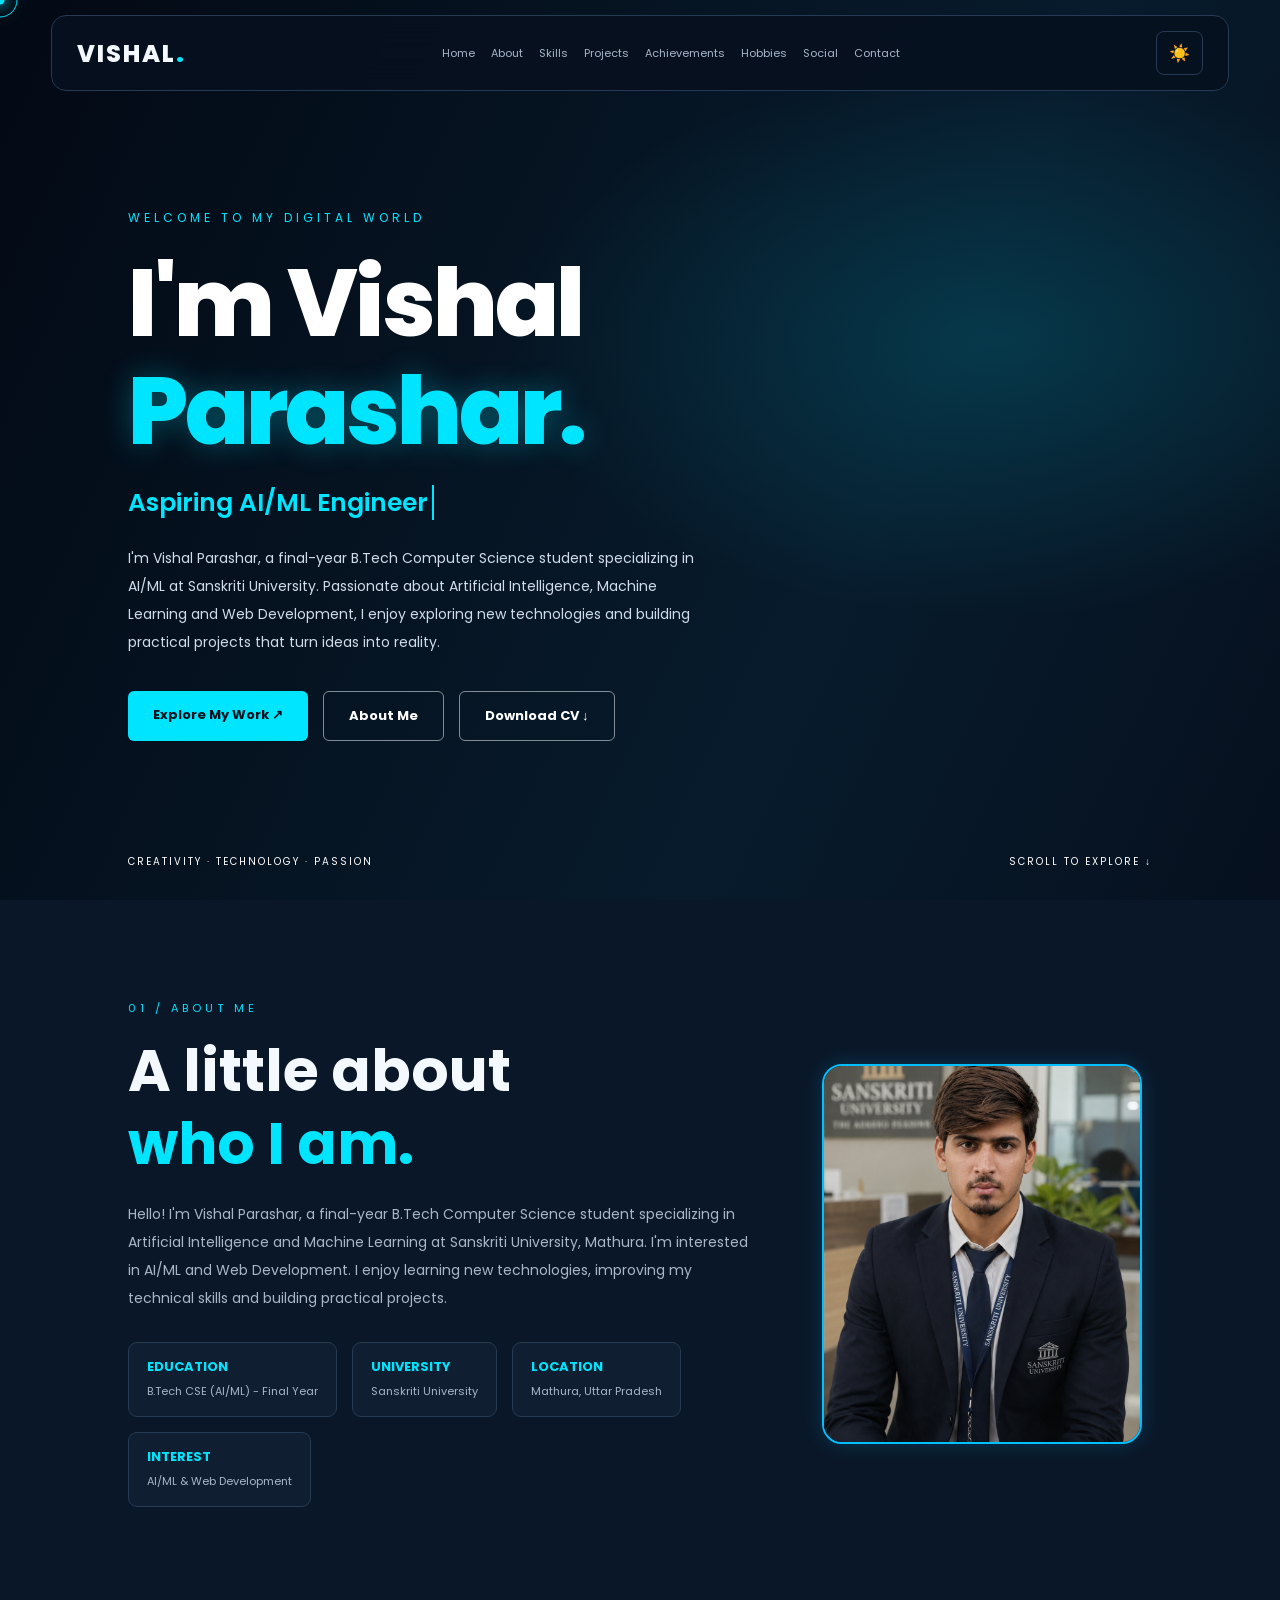
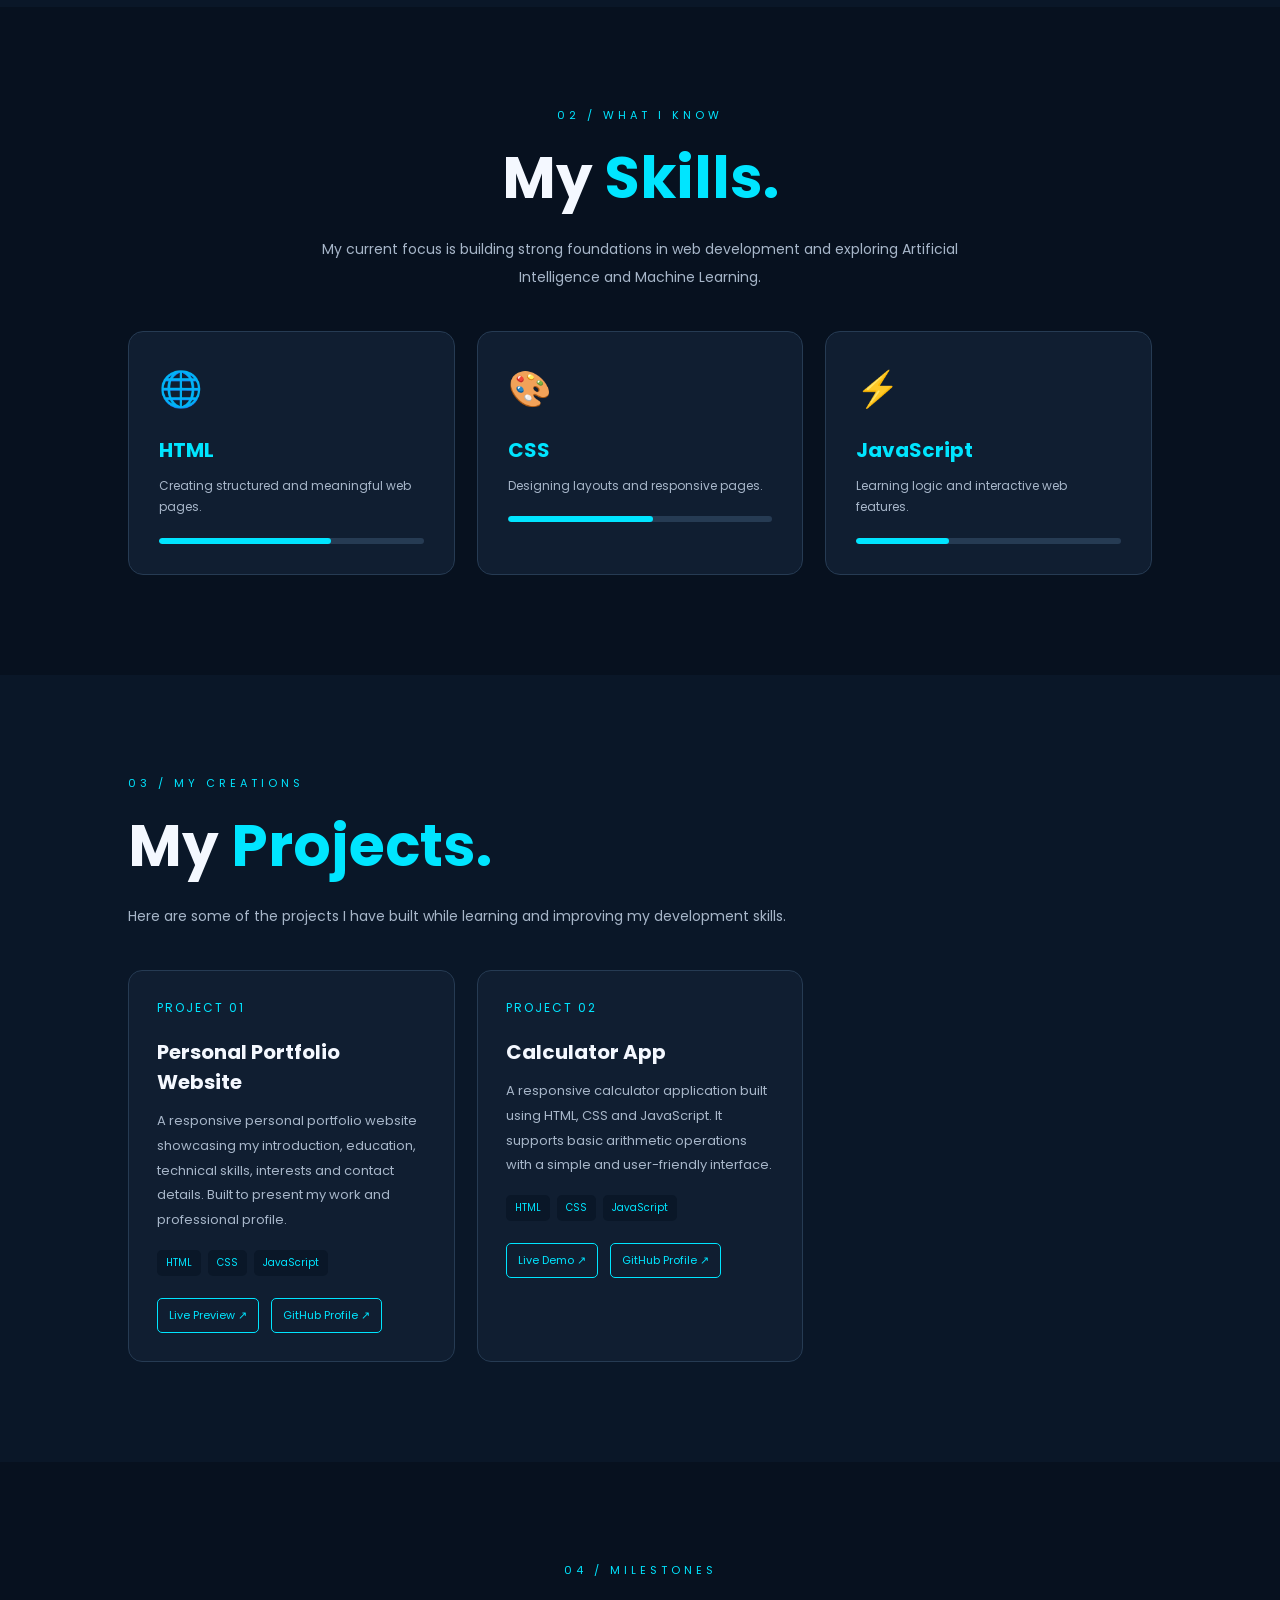
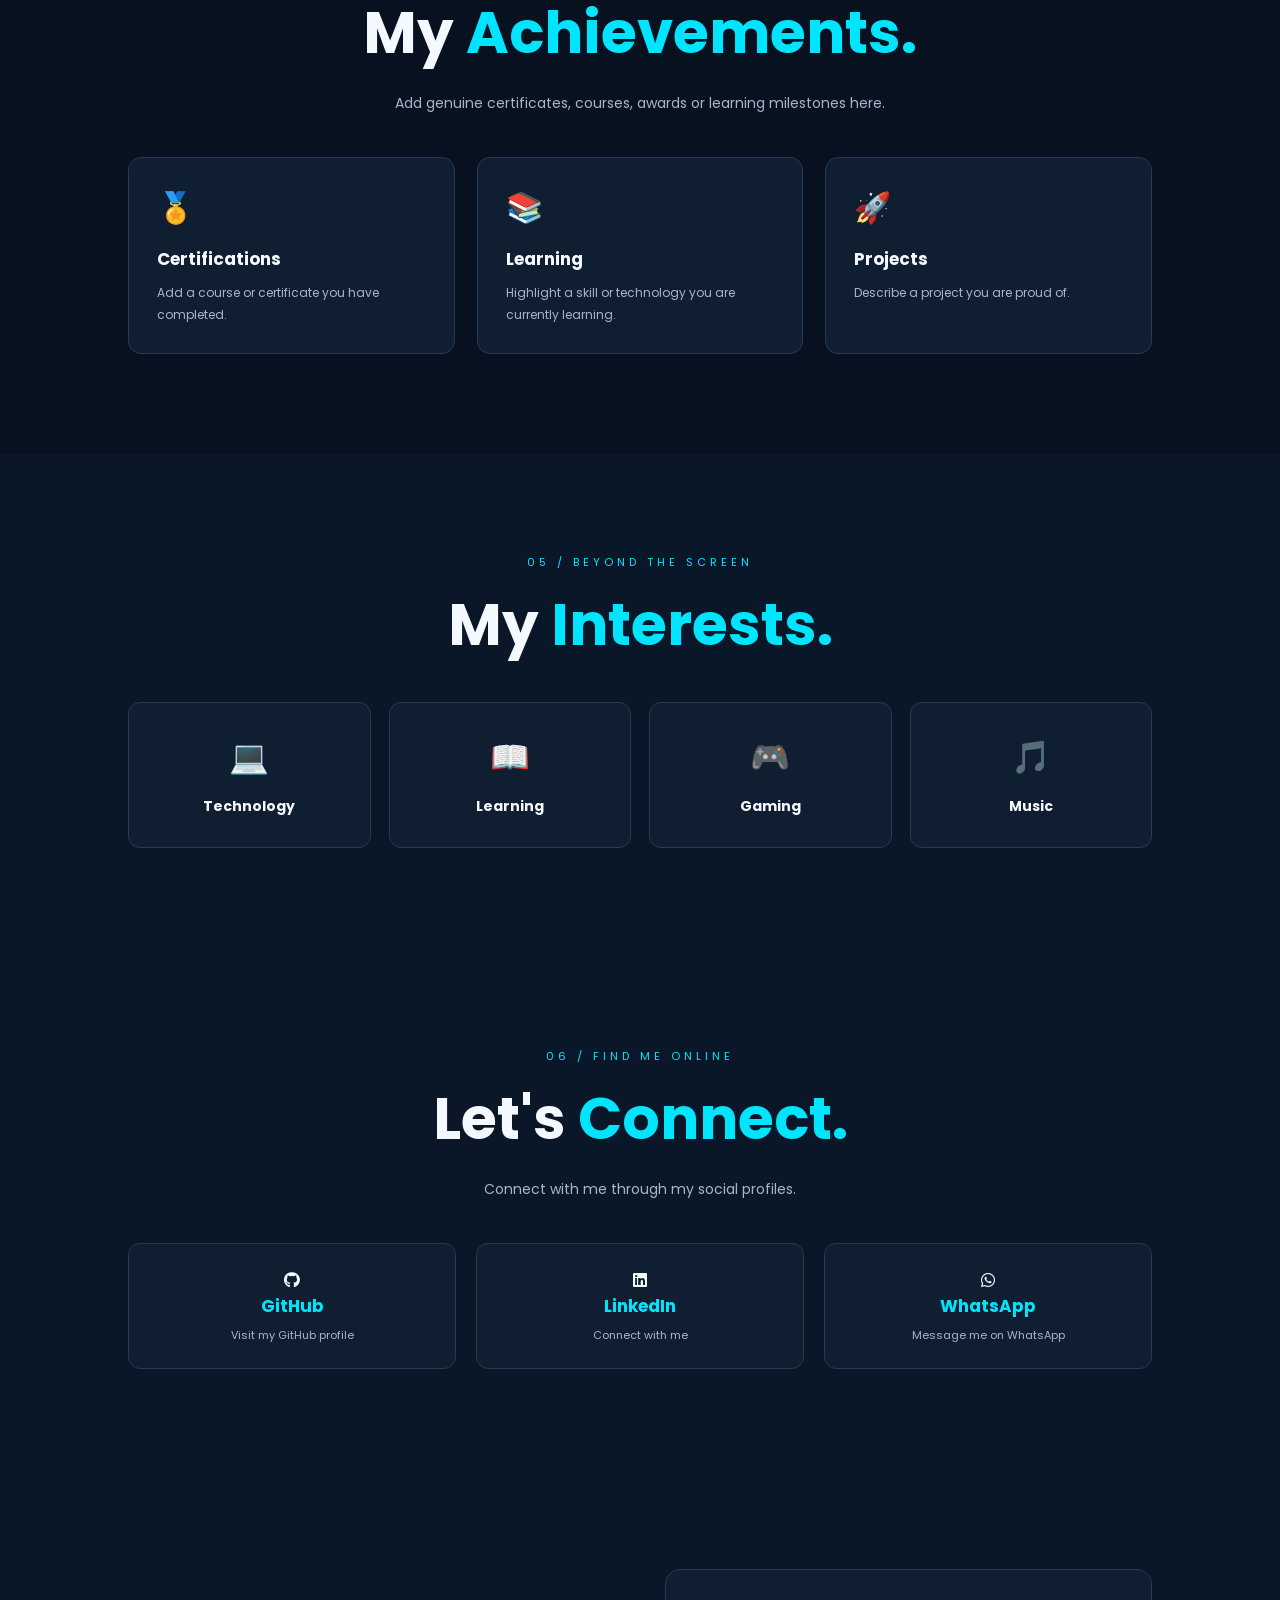
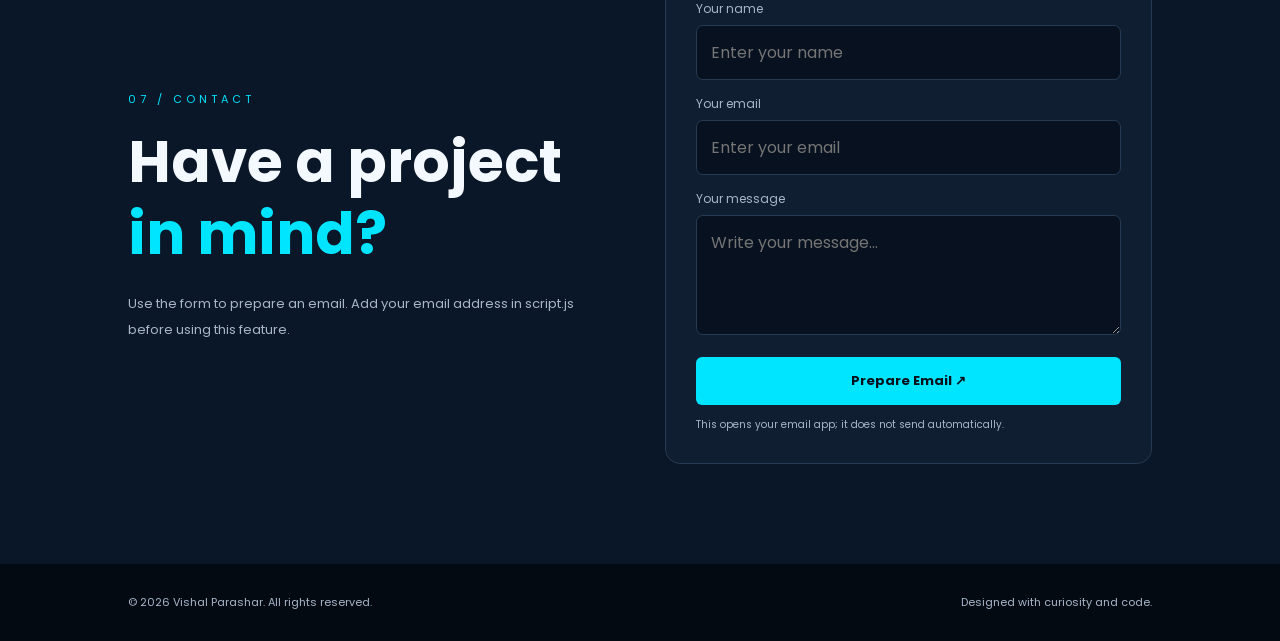
<file: index.html>
<!DOCTYPE html>
<html lang="en">
    
<head>
    <meta charset="UTF-8">
    <meta name="viewport" content="width=device-width, initial-scale=1.0">

    <meta name="description" content="Vishal Parashar's personal portfolio website.">

    <title>Vishal Parashar | Portfolio</title>

    <!-- Google Fonts -->
    <link rel="preconnect" href="https://fonts.googleapis.com">
    <link rel="preconnect" href="https://fonts.gstatic.com" crossorigin>

    <link href="https://fonts.googleapis.com/css2?family=Poppins:wght@300;400;500;600;700;800&display=swap" rel="stylesheet">

    <!-- Font Awesome Icons -->
    <link rel="stylesheet" href="https://cdnjs.cloudflare.com/ajax/libs/font-awesome/6.7.2/css/all.min.css">

    <!-- Main CSS -->
    <link rel="stylesheet" href="style.css">

    <!-- Main JavaScript -->
    <script src="script.js" defer></script>
</head>

<body>

    <!-- LOADER -->
    <div id="loader">
        <div class="loader-logo">VISHAL<span>.</span></div>
        <div class="loader-line"></div>
        <p>LOADING EXPERIENCE...</p>
    </div>

    <!-- CUSTOM CURSOR -->
    <div class="cursor-dot" id="cursorDot"></div>
    <div class="cursor-ring" id="cursorRing"></div>


    <!-- HEADER -->
    <header class="site-header">

        <a href="#home" class="logo">
            VISHAL<span>.</span>
        </a>

        <nav id="nav" aria-label="Main navigation">
            <a href="#home">Home</a>
            <a href="#about">About</a>
            <a href="#skills">Skills</a>
            <a href="#projects">Projects</a>
            <a href="#achievements">Achievements</a>
            <a href="#hobbies">Hobbies</a>
            <a href="#social">Social</a>
            <a href="#contact">Contact</a>
        </nav>

        <div class="nav-actions">

            <button class="theme-btn" id="themeBtn" type="button" aria-label="Toggle theme">
                ☀️
            </button>

            <button class="menu" id="menuBtn" type="button" aria-label="Open menu" aria-expanded="false">
                ☰
            </button>

        </div>

    </header>


    <!-- MAIN CONTENT -->
    <main>


        <!-- HOME SECTION -->
        
<section class="hero" id="home">

    <div class="hero-content">

        <div class="eyebrow">
            WELCOME TO MY DIGITAL WORLD
        </div>

        <h1>
            I'm Vishal<br>
            <span>Parashar.</span>
        </h1>

        <div class="typing-line">
            Aspiring <span id="typing"></span>
        </div>

        <p>
            I'm Vishal Parashar, a final-year B.Tech
            Computer Science student specializing in AI/ML
            at Sanskriti University.

            Passionate about Artificial Intelligence,
            Machine Learning and Web Development, I enjoy
            exploring new technologies and building
            practical projects that turn ideas into reality.
        </p>

        <div class="actions">

            <a href="#projects" class="btn btn-primary">
                Explore My Work ↗
            </a>

            <a href="#about" class="btn btn-outline">
                About Me
            </a>

            <a href="Vishal-CV.pdf" download class="btn btn-outline">
                Download CV ↓
            </a>

        </div>

    </div>

    <div class="hero-bottom">
        <span>CREATIVITY · TECHNOLOGY · PASSION</span>
        <a href="#about">SCROLL TO EXPLORE ↓</a>
    </div>

</section>


        <!-- ABOUT SECTION -->
        <section id="about" class="section alternate">

    <div class="about-grid">

        <div>

            <div class="section-tag">
                01 / ABOUT ME
            </div>

            <h2 class="section-title">
                A little about<br>
                <span>who I am.</span>
            </h2>

            <p class="section-desc">
                Hello! I'm Vishal Parashar, a final-year
                B.Tech Computer Science student specializing
                in Artificial Intelligence and Machine Learning
                at Sanskriti University, Mathura.

                I'm interested in AI/ML and Web Development.
                I enjoy learning new technologies, improving
                my technical skills and building practical projects.
            </p>

            <div class="about-details">

                <div class="detail">
                    <strong>EDUCATION</strong>
                    <small>B.Tech CSE (AI/ML) - Final Year</small>
                </div>

                <div class="detail">
                    <strong>UNIVERSITY</strong>
                    <small>Sanskriti University</small>
                </div>

                <div class="detail">
                    <strong>LOCATION</strong>
                    <small>Mathura, Uttar Pradesh</small>
                </div>

                <div class="detail">
                    <strong>INTEREST</strong>
                    <small>AI/ML & Web Development</small>
                </div>

            </div>

        </div>

        <div class="about-visual">

            <img src="vishal.png"
                 alt="Vishal Parashar"
                 class="about-photo">

        </div>

    </div>

</section>


        <!-- SKILLS SECTION -->
        <section id="skills" class="section">

            <div class="center">

                <div class="section-tag">
                    02 / WHAT I KNOW
                </div>

                <h2 class="section-title">
                    My <span>Skills.</span>
                </h2>

                <p class="section-desc">
                    My current focus is building strong foundations in web
                    development and exploring Artificial Intelligence
                    and Machine Learning.
                </p>

            </div>

            <div class="skills-grid">

                <article class="skill-card reveal">
                    <div class="skill-icon">🌐</div>
                    <h3>HTML</h3>
                    <p>Creating structured and meaningful web pages.</p>

                    <div class="skill-bar">
                        <span style="width: 65%"></span>
                    </div>
                </article>

                <article class="skill-card reveal">
                    <div class="skill-icon">🎨</div>
                    <h3>CSS</h3>
                    <p>Designing layouts and responsive pages.</p>

                    <div class="skill-bar">
                        <span style="width: 55%"></span>
                    </div>
                </article>

                <article class="skill-card reveal">
                    <div class="skill-icon">⚡</div>
                    <h3>JavaScript</h3>
                    <p>Learning logic and interactive web features.</p>

                    <div class="skill-bar">
                        <span style="width: 35%"></span>
                    </div>
                </article>

            </div>

        </section>


        <!-- PROJECTS SECTION -->
        
<!-- PROJECTS SECTION -->
<section id="projects" class="section alternate">

    <div class="section-tag">
        03 / MY CREATIONS
    </div>

    <h2 class="section-title">
        My <span>Projects.</span>
    </h2>

    <p class="section-desc">
        Here are some of the projects I have built
        while learning and improving my development skills.
    </p>

    <div class="projects-grid">

        <!-- PROJECT 01 -->
        <article class="project reveal">

            <div class="project-number">
                PROJECT 01
            </div>

            <h3>Personal Portfolio Website</h3>

            <p>
                A responsive personal portfolio website
                showcasing my introduction, education,
                technical skills, interests and contact details.
                Built to present my work and professional profile.
            </p>

            <div class="project-tags">
                <span>HTML</span>
                <span>CSS</span>
                <span>JavaScript</span>
            </div>

            <div class="project-links">

                <a href="#home">
                    Live Preview ↗
                </a>

                <a href="https://github.com/vishalsp668-ui"
                   target="_blank"
                   rel="noopener noreferrer">
                    GitHub Profile ↗
                </a>

            </div>

        </article>

<!-- PROJECT 02 -->
<article class="project reveal">

    <div class="project-number">
        PROJECT 02
    </div>

    <h3>Calculator App</h3>

    <p>
        A responsive calculator application built using
        HTML, CSS and JavaScript. It supports basic
        arithmetic operations with a simple and
        user-friendly interface.
    </p>

    <div class="project-tags">
        <span>HTML</span>
        <span>CSS</span>
        <span>JavaScript</span>
    </div>

    <div class="project-links">

        <a href="calculator/index.html" target="_blank"
           rel="noopener noreferrer">
            Live Demo ↗
        </a>

        <a href="https://github.com/vishalsp668-ui"
           target="_blank"
           rel="noopener noreferrer">
            GitHub Profile ↗
        </a>

    </div>

</article>

    </div>

</section>


        <!-- ACHIEVEMENTS SECTION -->
        <section id="achievements" class="section">

            <div class="center">

                <div class="section-tag">
                    04 / MILESTONES
                </div>

                <h2 class="section-title">
                    My <span>Achievements.</span>
                </h2>

                <p class="section-desc">
                    Add genuine certificates, courses, awards
                    or learning milestones here.
                </p>

            </div>

            <div class="achievement-grid">

                <article class="achievement reveal">
                    <div>🏅</div>
                    <h3>Certifications</h3>
                    <p>Add a course or certificate you have completed.</p>
                </article>

                <article class="achievement reveal">
                    <div>📚</div>
                    <h3>Learning</h3>
                    <p>Highlight a skill or technology you are currently learning.</p>
                </article>

                <article class="achievement reveal">
                    <div>🚀</div>
                    <h3>Projects</h3>
                    <p>Describe a project you are proud of.</p>
                </article>

            </div>

        </section>


        <!-- HOBBIES SECTION -->
        <section id="hobbies" class="section alternate">

            <div class="center">

                <div class="section-tag">
                    05 / BEYOND THE SCREEN
                </div>

                <h2 class="section-title">
                    My <span>Interests.</span>
                </h2>

            </div>

            <div class="hobby-grid">

                <div class="hobby reveal">
                    <div>💻</div>
                    <h3>Technology</h3>
                </div>

                <div class="hobby reveal">
                    <div>📖</div>
                    <h3>Learning</h3>
                </div>

                <div class="hobby reveal">
                    <div>🎮</div>
                    <h3>Gaming</h3>
                </div>

                <div class="hobby reveal">
                    <div>🎵</div>
                    <h3>Music</h3>
                </div>

            </div>

        </section>


        <!-- SOCIAL SECTION -->
<section id="social" class="section alternate">

    <div class="center">
        <div class="section-tag">06 / FIND ME ONLINE</div>

        <h2 class="section-title">
            Let's <span>Connect.</span>
        </h2>

        <p class="section-desc">
            Connect with me through my social profiles.
        </p>
    </div>

    <div class="social-grid">

        <!-- GITHUB -->
        <a href="https://github.com/vishalsp668-ui"
           target="_blank"
           rel="noopener noreferrer"
           class="social-card">

            <i class="fa-brands fa-github"></i>
            <h3>GitHub</h3>
            <p>Visit my GitHub profile</p>

        </a>

        <!-- LINKEDIN -->
        <a href="https://www.linkedin.com/in/vishal-parashar-6a8a18365"
           target="_blank"
           rel="noopener noreferrer"
           class="social-card">

            <i class="fa-brands fa-linkedin"></i>
            <h3>LinkedIn</h3>
            <p>Connect with me</p>

        </a>

        <!-- WHATSAPP -->
        <a href="https://wa.me/917060743149"
           target="_blank"
           rel="noopener noreferrer"
           class="social-card">

            <i class="fa-brands fa-whatsapp"></i>
            <h3>WhatsApp</h3>
            <p>Message me on WhatsApp</p>

        </a>

    </div>

</section>
                   

               
        


        <!-- CONTACT SECTION -->
        <section id="contact" class="section alternate">

            <div class="contact-grid">

                <div class="contact-info">

                    <div class="section-tag">
                        07 / CONTACT
                    </div>

                    <h2 class="section-title">
                        Have a project<br>
                        <span>in mind?</span>
                    </h2>

                    <p>
                        Use the form to prepare an email.
                        Add your email address in script.js
                        before using this feature.
                    </p>

                </div>


                <form class="contact-form" id="contactForm">

                    <label for="name">Your name</label>
                    <input
                        id="name"
                        name="name"
                        type="text"
                        placeholder="Enter your name"
                        required
                    >

                    <label for="senderEmail">Your email</label>
                    <input
                        id="senderEmail"
                        name="email"
                        type="email"
                        placeholder="Enter your email"
                        required
                    >

                    <label for="message">Your message</label>
                    <textarea
                        id="message"
                        name="message"
                        placeholder="Write your message..."
                        required
                    ></textarea>

                    <button class="btn btn-primary" type="submit">
                        Prepare Email ↗
                    </button>

                    <p class="form-note">
                        This opens your email app; it does not send automatically.
                    </p>

                </form>

            </div>

        </section>

    </main>


    <!-- FOOTER -->
    <footer>

        <p>
            © <span id="year"></span> Vishal Parashar. All rights reserved.
        </p>

        <p>
            Designed with curiosity and code.
        </p>

    </footer>


    <!-- BACK TO TOP BUTTON -->
    <button id="topBtn" type="button" aria-label="Back to top">
        ↑
    </button>

</body>
</html>
</file>
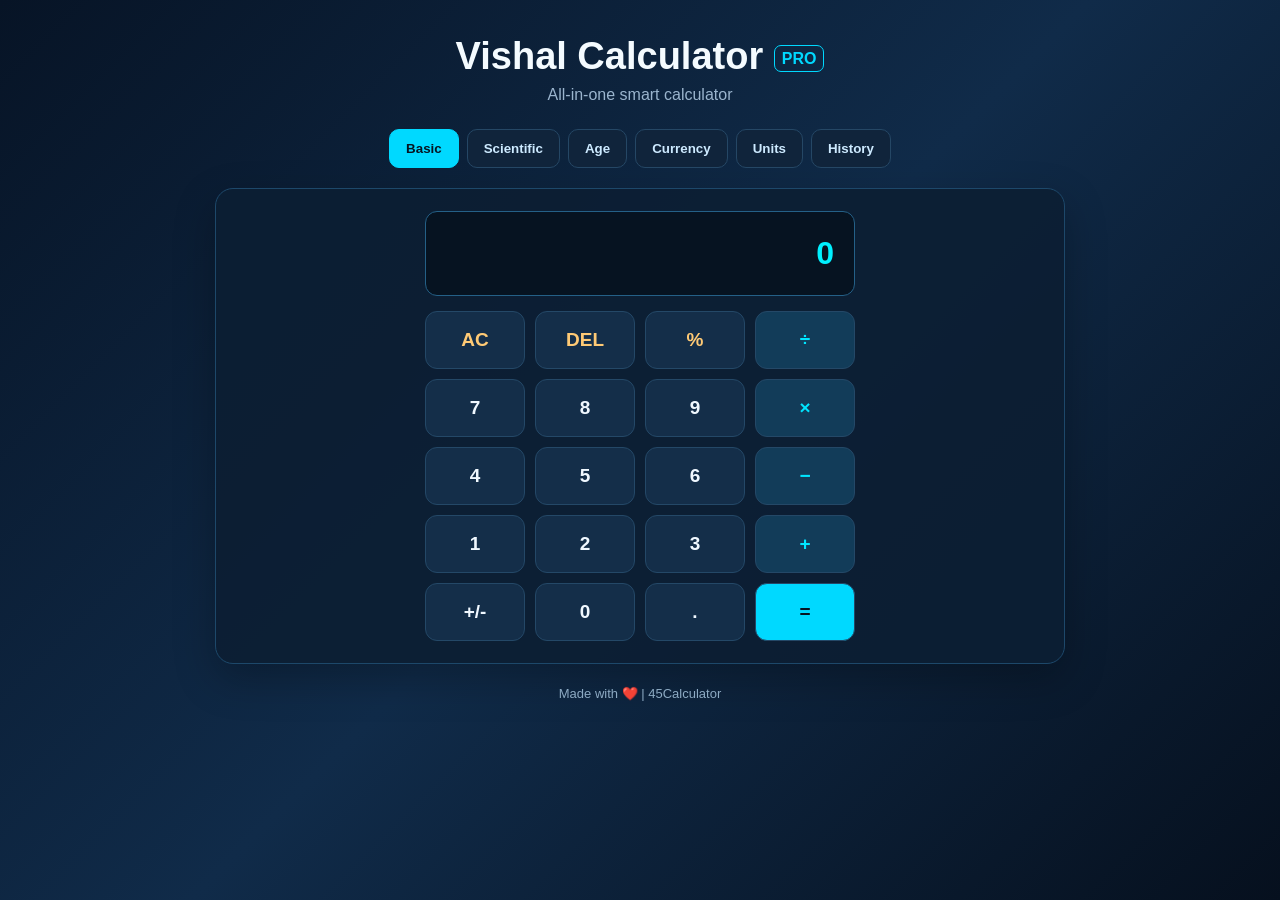
<file: calculator/index.html>
<!DOCTYPE html>
<html lang="en">
<head>
  <meta charset="UTF-8">
  <meta name="viewport" content="width=device-width, initial-scale=1.0">
  <title>Vishal Calculator Pro</title>
  <link rel="stylesheet" href="style.css">
</head>
<body>
  <div class="app">
    <header>
      <h1>Vishal Calculator <span>PRO</span></h1>
      <p>All-in-one smart calculator</p>
    </header>

    <nav class="tabs">
      <button class="tab active" data-tab="basic">Basic</button>
      <button class="tab" data-tab="scientific">Scientific</button>
      <button class="tab" data-tab="age">Age</button>
      <button class="tab" data-tab="currency">Currency</button>
      <button class="tab" data-tab="units">Units</button>
      <button class="tab" data-tab="history">History</button>
    </nav>

    <main>
      <section id="basic" class="panel active">
        <div class="calculator">
          <input id="display" class="display" type="text" value="0" readonly>
          <div class="keypad">
            <button class="key special" data-action="clear">AC</button>
            <button class="key special" data-action="delete">DEL</button>
            <button class="key special" data-value="%">%</button>
            <button class="key operator" data-value="/">÷</button>

            <button class="key" data-value="7">7</button>
            <button class="key" data-value="8">8</button>
            <button class="key" data-value="9">9</button>
            <button class="key operator" data-value="*">×</button>

            <button class="key" data-value="4">4</button>
            <button class="key" data-value="5">5</button>
            <button class="key" data-value="6">6</button>
            <button class="key operator" data-value="-">−</button>

            <button class="key" data-value="1">1</button>
            <button class="key" data-value="2">2</button>
            <button class="key" data-value="3">3</button>
            <button class="key operator" data-value="+">+</button>

            <button class="key" data-action="sign">+/-</button>
            <button class="key" data-value="0">0</button>
            <button class="key" data-value=".">.</button>
            <button class="key equal" data-action="equals">=</button>
          </div>
        </div>
      </section>

      <section id="scientific" class="panel">
        <h2>Scientific Calculator</h2>
        <input id="sciDisplay" class="display" value="0" readonly>
        <div class="mode-row">
          <button id="angleMode" class="action-btn">DEG</button>
          <button id="sciClear" class="action-btn">Clear</button>
        </div>
        <div class="sci-grid">
          <button data-sci="sin">sin</button>
          <button data-sci="cos">cos</button>
          <button data-sci="tan">tan</button>
          <button data-sci="sqrt">√</button>
          <button data-sci="asin">sin⁻¹</button>
          <button data-sci="acos">cos⁻¹</button>
          <button data-sci="atan">tan⁻¹</button>
          <button data-sci="square">x²</button>
          <button data-sci="log">log</button>
          <button data-sci="ln">ln</button>
          <button data-sci="pi">π</button>
          <button data-sci="factorial">x!</button>
          <button data-sci="open">(</button>
          <button data-sci="close">)</button>
          <button data-sci="back">DEL</button>
          <button data-sci="clear">AC</button>
          <button data-sci="7">7</button>
          <button data-sci="8">8</button>
          <button data-sci="9">9</button>
          <button data-sci="/">÷</button>
          <button data-sci="4">4</button>
          <button data-sci="5">5</button>
          <button data-sci="6">6</button>
          <button data-sci="*">×</button>
          <button data-sci="1">1</button>
          <button data-sci="2">2</button>
          <button data-sci="3">3</button>
          <button data-sci="-">−</button>
          <button data-sci="0">0</button>
          <button data-sci=".">.</button>
          <button data-sci="equals" class="sci-equal">=</button>
          <button data-sci="+">+</button>
        </div>
        <p class="hint">Use DEG/RAD to change angle mode.</p>
      </section>

      <section id="age" class="panel">
        <h2>Age Calculator</h2>
        <label for="birthDate">Your date of birth</label>
        <input id="birthDate" type="date">
        <button id="calculateAge" class="primary-btn">Calculate Age</button>
        <div id="ageResult" class="result">Your age will appear here.</div>
      </section>

      <section id="currency" class="panel">
        <h2>Currency Converter</h2>
        <label for="currencyAmount">Amount</label>
        <input id="currencyAmount" type="number" min="0" value="1">
        <div class="two-cols">
          <div>
            <label for="fromCurrency">From</label>
            <select id="fromCurrency">
              <option value="INR">INR - Indian Rupee</option>
              <option value="USD">USD - US Dollar</option>
              <option value="EUR">EUR - Euro</option>
              <option value="GBP">GBP - British Pound</option>
              <option value="JPY">JPY - Japanese Yen</option>
              <option value="AED">AED - UAE Dirham</option>
              <option value="CAD">CAD - Canadian Dollar</option>
              <option value="AUD">AUD - Australian Dollar</option>
            </select>
          </div>
          <div>
            <label for="toCurrency">To</label>
            <select id="toCurrency">
              <option value="USD">USD - US Dollar</option>
              <option value="INR">INR - Indian Rupee</option>
              <option value="EUR">EUR - Euro</option>
              <option value="GBP">GBP - British Pound</option>
              <option value="JPY">JPY - Japanese Yen</option>
              <option value="AED">AED - UAE Dirham</option>
              <option value="CAD">CAD - Canadian Dollar</option>
              <option value="AUD">AUD - Australian Dollar</option>
            </select>
          </div>
        </div>
        <button id="convertCurrency" class="primary-btn">Convert Currency</button>
        <div id="currencyResult" class="result">Conversion result will appear here.</div>
        <p class="hint">Requires internet. Exchange rates are provided by an online service and may be delayed.</p>
      </section>

      <section id="units" class="panel">
        <h2>Unit Converter</h2>
        <label for="unitType">Conversion type</label>
        <select id="unitType">
          <option value="length">Length</option>
          <option value="weight">Weight</option>
          <option value="temperature">Temperature</option>
        </select>
        <label for="unitAmount">Value</label>
        <input id="unitAmount" type="number" value="1">
        <div class="two-cols">
          <div>
            <label for="unitFrom">From</label>
            <select id="unitFrom"></select>
          </div>
          <div>
            <label for="unitTo">To</label>
            <select id="unitTo"></select>
          </div>
        </div>
        <button id="convertUnit" class="primary-btn">Convert Unit</button>
        <div id="unitResult" class="result">Converted value will appear here.</div>
      </section>

      <section id="history" class="panel">
        <h2>Calculation History</h2>
        <button id="clearHistory" class="action-btn">Clear History</button>
        <div id="historyList" class="history-list">
          <p>No calculations yet.</p>
        </div>
      </section>
    </main>

    <footer>Made with ❤️ | 45Calculator </footer>
  </div>
  <script src="script.js"></script>
</body>
</html>
</file>
<file: style.css>
/* ================================
   MAIN STYLESHEET
================================ */

:root {
    --bg: #07111f;
    --panel: #101e31;
    --panel2: #0a1728;
    --text: #f4f8ff;
    --muted: #a7b6c9;
    --blue: #00e5ff;
    --border: #263b53;
    --header: rgba(7, 17, 31, .88);
}

body.light {
    --bg: #edf4fa;
    --panel: #fff;
    --panel2: #e3edf6;
    --text: #102238;
    --muted: #52677e;
    --blue: #007eaa;
    --border: #c5d5e4;
    --header: rgba(240, 247, 252, .9);
}

/* RESET */

* {
    margin: 0;
    padding: 0;
    box-sizing: border-box;
    scroll-behavior: smooth;
}

body {
    font-family: 'Poppins', sans-serif;
    background: var(--bg);
    color: var(--text);
    overflow-x: hidden;
    transition: background .3s, color .3s;
}

a {
    color: inherit;
    text-decoration: none;
}

button, input, textarea {
    font: inherit;
}

/* LOADER */

#loader {
    position: fixed;
    inset: 0;
    z-index: 99999;
    background: #06101e;
    display: flex;
    flex-direction: column;
    align-items: center;
    justify-content: center;
    transition: opacity .7s, visibility .7s;
}

#loader.hide {
    opacity: 0;
    visibility: hidden;
    pointer-events: none;
}

.loader-logo, .logo {
    font-weight: 800;
    letter-spacing: 2px;
}

.loader-logo {
    font-size: 55px;
    letter-spacing: 5px;
    color: white;
}

.loader-logo span, .logo span {
    color: var(--blue);
}

.loader-line {
    width: 180px;
    height: 3px;
    margin-top: 25px;
    background: #25384d;
    overflow: hidden;
    border-radius: 10px;
}

.loader-line::after {
    content: "";
    display: block;
    width: 40%;
    height: 100%;
    background: var(--blue);
    animation: loading 1.2s infinite;
}

#loader p {
    color: var(--muted);
    margin-top: 18px;
    font-size: 11px;
    letter-spacing: 3px;
}

@keyframes loading {
    from { transform: translateX(-100%); }
    to { transform: translateX(350%); }
}

/* CUSTOM CURSOR */

.cursor-dot, .cursor-ring {
    position: fixed;
    pointer-events: none;
    transform: translate(-50%, -50%);
    border-radius: 50%;
}

.cursor-dot {
    width: 9px;
    height: 9px;
    background: var(--blue);
    box-shadow: 0 0 12px var(--blue), 0 0 25px var(--blue);
    z-index: 10000;
}

.cursor-ring {
    width: 35px;
    height: 35px;
    border: 1px solid var(--blue);
    z-index: 9999;
}

/* HEADER */

.site-header {
    position: fixed;
    top: 15px;
    left: 4%;
    width: 92%;
    z-index: 1000;
    padding: 15px 25px;
    display: flex;
    align-items: center;
    justify-content: space-between;
    gap: 18px;
    background: var(--header);
    border: 1px solid var(--border);
    border-radius: 15px;
    backdrop-filter: blur(18px);
}

.logo {
    font-size: 24px;
    white-space: nowrap;
}

nav {
    display: flex;
    align-items: center;
    gap: 16px;
}

nav a {
    color: var(--muted);
    font-size: 11px;
    transition: .3s;
}

nav a:hover {
    color: var(--blue);
}

.nav-actions {
    display: flex;
    align-items: center;
    gap: 12px;
}

.theme-btn, .menu {
    background: transparent;
    color: var(--text);
    border: 1px solid var(--border);
    border-radius: 8px;
    padding: 8px 12px;
    cursor: pointer;
    font-size: 17px;
}

.menu {
    display: none;
}

/* HERO SECTION */

.hero {
    min-height: 100vh;
    position: relative;
    display: flex;
    align-items: center;
    padding: 160px 10% 110px;
    background:
        radial-gradient(ellipse at 78% 38%, rgba(0,229,255,.15), transparent 35%),
        linear-gradient(115deg, #030914, #071b2c 65%, #06101e);
}

.hero-content {
    max-width: 760px;
    position: relative;
    z-index: 2;
    animation: up 1s ease;
}

.eyebrow, .section-tag {
    color: var(--blue);
    font-size: 12px;
    letter-spacing: 4px;
    margin-bottom: 22px;
}

.hero h1 {
    font-size: clamp(48px, 8vw, 95px);
    line-height: 1.13;
    letter-spacing: -3px;
    font-weight: 800;
    color: white;
}

.hero h1 span {
    color: var(--blue);
    text-shadow: 0 0 30px #00e5ff50;
}

.typing-line {
    color: var(--blue);
    font-size: clamp(17px, 3vw, 25px);
    font-weight: 600;
    margin-top: 20px;
    min-height: 40px;
}

.typing-line span {
    border-right: 2px solid var(--blue);
    padding-right: 4px;
    animation: blink .7s infinite;
}

@keyframes blink {
    50% { border-color: transparent; }
}

.hero p {
    color: #d1dbea;
    max-width: 570px;
    line-height: 2;
    margin-top: 20px;
    font-size: 14px;
}

.actions {
    display: flex;
    gap: 15px;
    flex-wrap: wrap;
    margin-top: 35px;
}

.btn {
    display: inline-block;
    padding: 14px 25px;
    border-radius: 6px;
    font-size: 13px;
    font-weight: 700;
    transition: .3s;
    cursor: pointer;
    border: none;
    text-align: center;
}

.btn-primary {
    background: var(--blue);
    color: #06111d;
}

.btn-outline {
    border: 1px solid #ffffff80;
    color: white;
    background: transparent;
}

.btn:hover {
    transform: translateY(-4px);
    box-shadow: 0 0 25px #00e5ff45;
}

.hero-bottom {
    position: absolute;
    bottom: 30px;
    left: 10%;
    right: 10%;
    display: flex;
    justify-content: space-between;
    gap: 15px;
    font-size: 10px;
    letter-spacing: 2px;
    color: white;
}

/* COMMON SECTIONS */

.section {
    padding: 100px 10%;
    scroll-margin-top: 75px;
    background: var(--bg);
}

.alternate {
    background: var(--panel2);
}

.section-tag {
    font-size: 11px;
    margin-bottom: 18px;
}

.section-title {
    font-size: clamp(35px, 5vw, 58px);
    line-height: 1.25;
    margin-bottom: 20px;
}

.section-title span {
    color: var(--blue);
}

.section-desc {
    color: var(--muted);
    line-height: 2;
    font-size: 14px;
    max-width: 680px;
}

.center {
    text-align: center;
}

.center .section-desc {
    margin: auto;
}

/* ABOUT */

.about-grid {
    display: grid;
    grid-template-columns: 1.3fr .7fr;
    gap: 50px;
    align-items: center;
}

.about-details {
    display: flex;
    gap: 15px;
    flex-wrap: wrap;
    margin-top: 30px;
}

.detail {
    padding: 14px 18px;
    background: var(--panel);
    border-radius: 9px;
    border: 1px solid var(--border);
}

.detail strong {
    display: block;
    color: var(--blue);
    font-size: 13px;
}

.detail small {
    color: var(--muted);
    font-size: 11px;
}

.about-visual {
    min-height: 310px;
    border: 1px solid var(--blue);
    border-radius: 18px;
    background: linear-gradient(145deg, #07506b, #10243c);
    display: flex;
    flex-direction: column;
    align-items: center;
    justify-content: center;
    gap: 12px;
}

.avatar-placeholder {
    font-size: 110px;
}

.about-visual p {
    font-size: 11px;
    color: #d1dbea;
}

/* SKILLS */

.skills-grid, .projects-grid, .achievement-grid {
    display: grid;
    grid-template-columns: repeat(3, 1fr);
    gap: 22px;
    margin-top: 40px;
}

.skill-card {
    padding: 30px;
    border-radius: 15px;
    background: var(--panel);
    border: 1px solid var(--border);
    transition: .35s;
}

.skill-card:hover,
.project:hover,
.hobby:hover,
.social-card:hover {
    transform: translateY(-7px);
    border-color: var(--blue);
}

.skill-icon {
    font-size: 35px;
    margin-bottom: 20px;
}

.skill-card h3 {
    color: var(--blue);
    font-size: 20px;
}

.skill-card p {
    color: var(--muted);
    font-size: 12px;
    line-height: 1.8;
    margin-top: 10px;
}

.skill-bar {
    height: 6px;
    background: var(--border);
    margin-top: 20px;
    border-radius: 20px;
    overflow: hidden;
}

.skill-bar span {
    display: block;
    height: 100%;
    background: var(--blue);
    border-radius: 20px;
}

/* PROJECTS */

.project {
    padding: 28px;
    background: var(--panel);
    border: 1px solid var(--border);
    border-radius: 14px;
    transition: .35s;
}

.project-number {
    color: var(--blue);
    font-size: 12px;
    letter-spacing: 2px;
}

.project h3 {
    margin: 20px 0 12px;
    font-size: 20px;
}

.project p {
    color: var(--muted);
    font-size: 13px;
    line-height: 1.9;
}

.project-tags, .project-links {
    display: flex;
    gap: 7px;
    flex-wrap: wrap;
    margin-top: 17px;
}

.project-tags span {
    padding: 5px 9px;
    border-radius: 5px;
    background: var(--panel2);
    color: var(--blue);
    font-size: 10px;
}

.project-links {
    gap: 12px;
    margin-top: 22px;
}

.project-links a {
    font-size: 11px;
    color: var(--blue);
    border: 1px solid var(--blue);
    border-radius: 5px;
    padding: 8px 11px;
}

.project-links a:hover {
    background: var(--blue);
    color: #06111d;
}

/* ACHIEVEMENTS */

.achievement {
    padding: 28px;
    background: var(--panel);
    border-radius: 13px;
    border: 1px solid var(--border);
}

.achievement div {
    font-size: 30px;
    margin-bottom: 15px;
}

.achievement h3 {
    font-size: 17px;
}

.achievement p {
    color: var(--muted);
    font-size: 12px;
    line-height: 1.8;
    margin-top: 10px;
}

/* HOBBIES */

.hobby-grid {
    display: grid;
    grid-template-columns: repeat(4, 1fr);
    gap: 18px;
    margin-top: 40px;
}

.hobby {
    background: var(--panel);
    padding: 30px 15px;
    text-align: center;
    border-radius: 12px;
    border: 1px solid var(--border);
    transition: .3s;
}

.hobby div {
    font-size: 32px;
    margin-bottom: 15px;
}

.hobby h3 {
    font-size: 14px;
}

/* SOCIAL */

.social-grid {
    display: grid;
    grid-template-columns: repeat(3, 1fr);
    gap: 20px;
    margin-top: 40px;
}

.social-card {
    padding: 24px;
    text-align: center;
    border: 1px solid var(--border);
    background: var(--panel);
    border-radius: 12px;
    transition: .3s;
}

.social-card h3 {
    color: var(--blue);
    font-size: 17px;
}

.social-card p {
    color: var(--muted);
    font-size: 11px;
    margin-top: 8px;
}

/* CONTACT */

.contact-grid {
    display: grid;
    grid-template-columns: 1fr 1fr;
    gap: 50px;
    align-items: center;
}

.contact-info p {
    color: var(--muted);
    margin-top: 20px;
    font-size: 13px;
    line-height: 2;
}

.contact-form {
    background: var(--panel);
    padding: 30px;
    border-radius: 15px;
    border: 1px solid var(--border);
}

.contact-form label {
    display: block;
    font-size: 12px;
    color: var(--muted);
    margin-bottom: 7px;
}

.contact-form input,
.contact-form textarea {
    width: 100%;
    padding: 14px;
    margin-bottom: 15px;
    background: var(--bg);
    color: var(--text);
    border: 1px solid var(--border);
    border-radius: 7px;
    outline: none;
}

.contact-form input:focus,
.contact-form textarea:focus {
    border-color: var(--blue);
}

.contact-form textarea {
    resize: vertical;
    min-height: 120px;
}

.contact-form button {
    width: 100%;
}

.form-note {
    color: var(--muted);
    font-size: 10px;
    margin-top: 12px;
    line-height: 1.6;
}

/* FOOTER */

footer {
    padding: 30px 10%;
    background: #040a12;
    display: flex;
    align-items: center;
    justify-content: space-between;
    gap: 20px;
}

footer p {
    color: var(--muted);
    font-size: 11px;
}

/* BACK TO TOP */

#topBtn {
    position: fixed;
    bottom: 25px;
    right: 25px;
    z-index: 900;
    width: 45px;
    height: 45px;
    border-radius: 50%;
    border: none;
    background: var(--blue);
    color: #06111d;
    font-size: 20px;
    cursor: pointer;
    display: none;
    box-shadow: 0 0 20px #00e5ff60;
}

#topBtn.show {
    display: block;
}

/* SCROLL ANIMATION */

.reveal {
    opacity: 0;
    transform: translateY(30px);
    transition: opacity .7s, transform .7s;
}

.reveal.show {
    opacity: 1;
    transform: translateY(0);
}

@keyframes up {
    from {
        opacity: 0;
        transform: translateY(35px);
    }
    to {
        opacity: 1;
        transform: translateY(0);
    }
}

/* RESPONSIVE DESIGN */

@media (pointer: coarse) {
    .cursor-dot, .cursor-ring {
        display: none;
    }
}

@media (max-width: 950px) {
    nav {
        gap: 10px;
    }

    nav a {
        font-size: 10px;
    }

    .site-header {
        padding: 14px 18px;
    }
}

@media (max-width: 850px) {
    .menu {
        display: block;
    }

    nav {
        display: none;
        position: absolute;
        top: 65px;
        left: 0;
        width: 100%;
        padding: 22px;
        flex-direction: column;
        align-items: flex-start;
        background: var(--panel);
        border: 1px solid var(--border);
        border-radius: 12px;
    }

    nav.active {
        display: flex;
    }

    nav a {
        font-size: 13px;
    }

    .hero {
        padding: 165px 7% 120px;
    }

    .hero h1 {
        letter-spacing: -2px;
    }

    .hero-bottom {
        left: 7%;
        right: 7%;
        font-size: 8px;
    }

    .section {
        padding: 80px 7%;
    }

    .about-grid, .contact-grid {
        grid-template-columns: 1fr;
    }

    .skills-grid, .projects-grid, .achievement-grid {
        grid-template-columns: 1fr;
    }

    .hobby-grid {
        grid-template-columns: repeat(2, 1fr);
    }

    .social-grid {
        grid-template-columns: 1fr;
    }

    footer {
        flex-direction: column;
        text-align: center;
    }
}

@media (max-width: 420px) {
    .site-header {
        left: 3%;
        width: 94%;
    }

    .logo {
        font-size: 20px;
    }

    .hero h1 {
        font-size: 48px;
    }

    .actions .btn {
        width: 100%;
    }

    .hero-bottom {
        letter-spacing: 1px;
    }
}

/* REDUCED MOTION */

@media (prefers-reduced-motion: reduce) {
    *, *::before, *::after {
        scroll-behavior: auto !important;
        animation-duration: .01ms !important;
        transition-duration: .01ms !important;
    }
}  
/* Profile photo size fix */
.about-visual .about-photo {
    width: 280px;
    max-width: 100%;
    height: 320px;
    object-fit: cover;
    border-radius: 20px;
    border: 2px solid #00bfff;
    box-shadow: 0 0 20px rgba(0, 191, 255, 0.2);
    display: block;
    margin: auto;
}
/* Remove extra photo container box */
.about-visual {
    background: transparent !important;
    border: none !important;
    box-shadow: none !important;
    padding: 0 !important;
}

/* Final profile photo design */
.about-visual .about-photo {
    width: 320px;
    max-width: 100%;
    height: 380px;
    object-fit: cover;
    border-radius: 20px;
    border: 2px solid #00bfff;
    display: block;
    margin: auto;
}
</file>
<file: calculator/style.css>
* {
  box-sizing: border-box;
  margin: 0;
  padding: 0;
}

body {
  min-height: 100vh;
  padding: 20px;
  font-family: Arial, sans-serif;
  color: #eaf6ff;
  background: linear-gradient(135deg, #071426, #102b49, #06101e);
}

.app {
  width: 100%;
  max-width: 850px;
  margin: 0 auto;
}

header {
  text-align: center;
  margin: 15px 0 25px;
}

header h1 {
  font-size: clamp(25px, 5vw, 38px);
  color: #f4fbff;
}

header h1 span {
  color: #00d9ff;
  font-size: 16px;
  border: 1px solid #00d9ff;
  border-radius: 7px;
  padding: 4px 7px;
  vertical-align: middle;
}

header p {
  color: #9bb5ce;
  margin-top: 8px;
}

.tabs {
  display: flex;
  flex-wrap: wrap;
  gap: 8px;
  justify-content: center;
  margin-bottom: 20px;
}

.tab {
  padding: 11px 16px;
  border: 1px solid #254765;
  border-radius: 10px;
  color: #cdeaff;
  background: #10243b;
  cursor: pointer;
  font-weight: bold;
}

.tab.active,
.tab:hover {
  color: #061522;
  background: #00d9ff;
  border-color: #00d9ff;
}

.panel {
  display: none;
  padding: 22px;
  background: rgba(12, 31, 52, 0.96);
  border: 1px solid #1d486a;
  border-radius: 18px;
  box-shadow: 0 15px 40px rgba(0, 0, 0, 0.25);
}

.panel.active {
  display: block;
}

.panel h2 {
  margin-bottom: 20px;
  color: #00d9ff;
}

.calculator {
  max-width: 430px;
  margin: auto;
}

.display {
  width: 100%;
  min-height: 85px;
  padding: 20px;
  margin-bottom: 15px;
  border: 1px solid #246087;
  border-radius: 12px;
  outline: none;
  background: #061321;
  color: #00f0ff;
  text-align: right;
  font-size: 32px;
  font-weight: bold;
}

.keypad,
.sci-grid {
  display: grid;
  grid-template-columns: repeat(4, 1fr);
  gap: 10px;
}

.key,
.sci-grid button {
  min-height: 58px;
  border: 1px solid #244867;
  border-radius: 12px;
  background: #142e49;
  color: #f0f8ff;
  font-size: 19px;
  font-weight: bold;
  cursor: pointer;
  transition: 0.15s;
}

.key:hover,
.sci-grid button:hover {
  background: #205078;
  transform: translateY(-2px);
}

.key.operator {
  color: #00e5ff;
  background: #123c59;
}

.key.special {
  color: #ffca75;
}

.key.equal,
.sci-equal {
  color: #061522 !important;
  background: #00d9ff !important;
}

.mode-row {
  display: flex;
  gap: 10px;
  margin-bottom: 12px;
}

.action-btn,
.primary-btn {
  padding: 12px 18px;
  border: 1px solid #00bfe5;
  border-radius: 10px;
  color: #00e5ff;
  background: #10334c;
  font-weight: bold;
  cursor: pointer;
}

.primary-btn {
  width: 100%;
  margin: 15px 0;
  color: #061522;
  background: #00d9ff;
}

label {
  display: block;
  margin: 14px 0 7px;
  color: #b9d8ef;
}

input:not(.display),
select {
  width: 100%;
  min-height: 45px;
  padding: 10px;
  border: 1px solid #315b7a;
  border-radius: 9px;
  outline: none;
  background: #071a2c;
  color: #f1faff;
  font-size: 16px;
}

.two-cols {
  display: grid;
  grid-template-columns: 1fr 1fr;
  gap: 12px;
}

.result {
  min-height: 65px;
  margin-top: 15px;
  padding: 18px;
  border: 1px solid #236080;
  border-radius: 10px;
  background: #071a2c;
  color: #00e5ff;
  font-size: 18px;
  overflow-wrap: anywhere;
}

.history-list {
  margin-top: 15px;
}

.history-item {
  padding: 12px;
  margin: 8px 0;
  border-radius: 8px;
  background: #102b44;
  overflow-wrap: anywhere;
}

.hint {
  margin-top: 12px;
  color: #9bb5ce;
  font-size: 13px;
}

footer {
  padding: 22px 0 5px;
  text-align: center;
  color: #8daac3;
  font-size: 13px;
}

@media (max-width: 520px) {
  body {
    padding: 10px;
  }

  .panel {
    padding: 15px;
  }

  .tab {
    padding: 9px 11px;
    font-size: 13px;
  }

  .key,
  .sci-grid button {
    min-height: 52px;
    font-size: 17px;
  }

  .keypad,
  .sci-grid {
    gap: 7px;
  }

  .two-cols {
    grid-template-columns: 1fr;
    gap: 0;
  }

  .display {
    font-size: 27px;
  }
}
</file>
